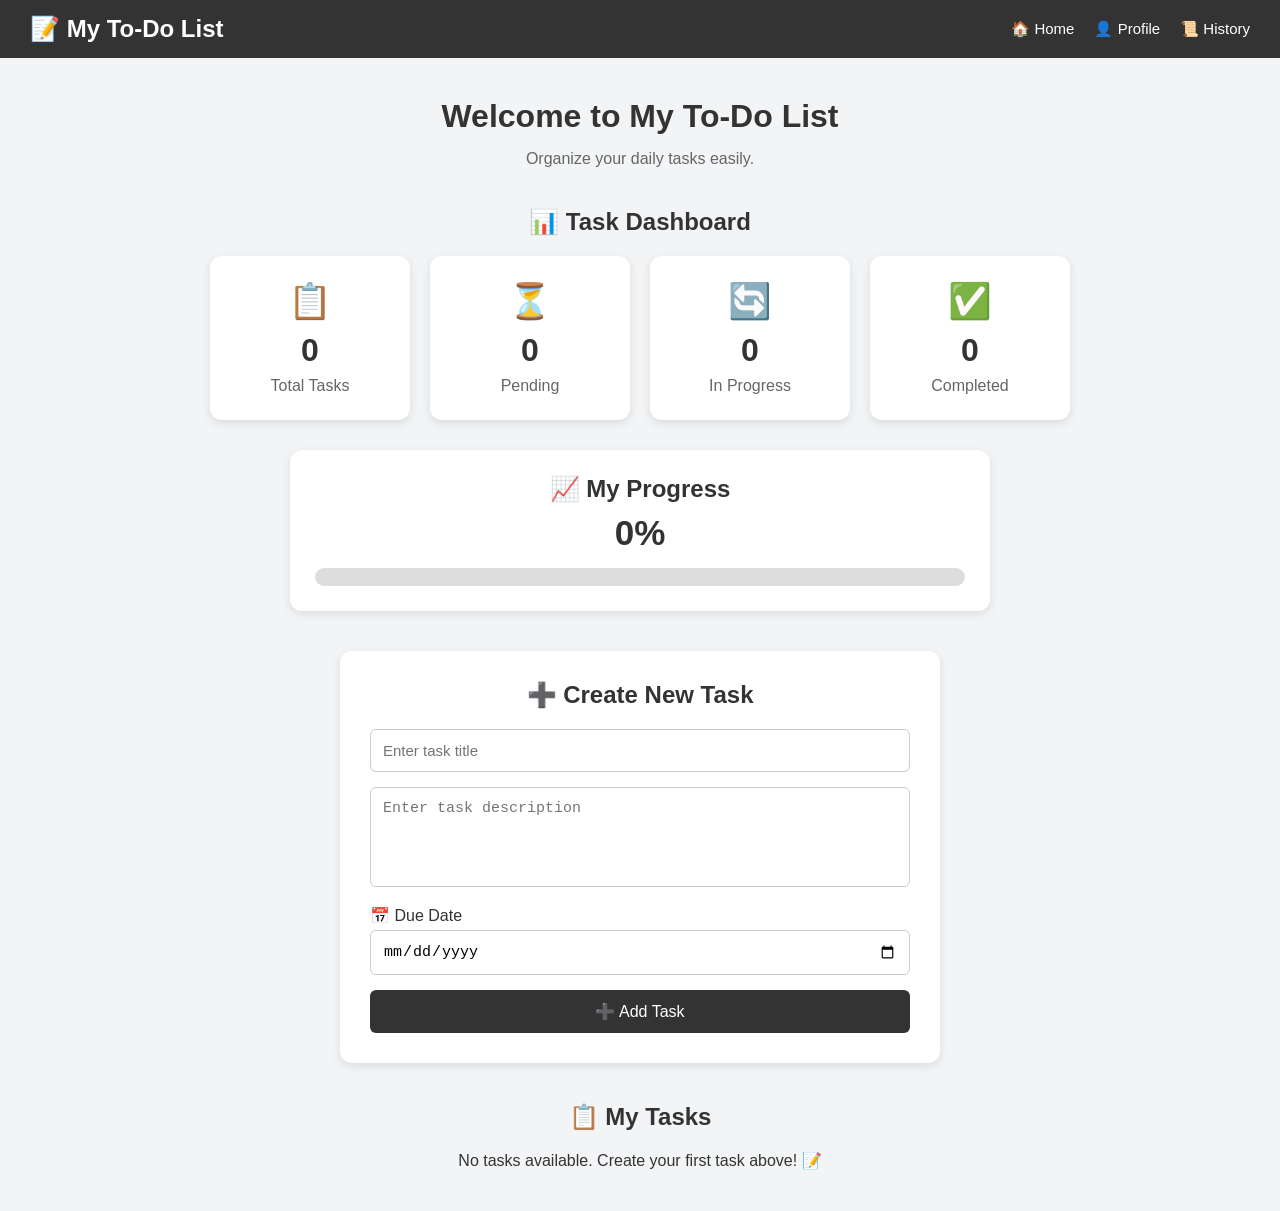
<file: index.html>
<!DOCTYPE html>
<html>

<head>


    <title>My To-Do List</title>

    <link rel="stylesheet" href="style.css">

</head>


<body>


    <!-- NAVIGATION -->

    <nav>

        <h2>📝 My To-Do List</h2>

        <div class="nav-links">

            <a href="index.html">🏠 Home</a>

            <a href="profile.html">👤 Profile</a>

            <a href="history.html">📜 History</a>

        </div>

    </nav>



    <!-- MAIN CONTENT -->

    <div class="container">


        <h1>Welcome to My To-Do List</h1>


        <p class="welcome-text">

            Organize your daily tasks easily.

        </p>



        <!-- DASHBOARD -->

        <h2 class="section-title">
            📊 Task Dashboard
        </h2>


        <div class="dashboard">


            <div class="dashboard-box">

                <div class="dashboard-icon">
                    📋
                </div>

                <h3 id="totalTasks">0</h3>

                <p>Total Tasks</p>

            </div>



            <div class="dashboard-box">

                <div class="dashboard-icon">
                    ⏳
                </div>

                <h3 id="pendingTasks">0</h3>

                <p>Pending</p>

            </div>



            <div class="dashboard-box">

                <div class="dashboard-icon">
                    🔄
                </div>

                <h3 id="progressTasks">0</h3>

                <p>In Progress</p>

            </div>



            <div class="dashboard-box">

                <div class="dashboard-icon">
                    ✅
                </div>

                <h3 id="completedTasks">0</h3>

                <p>Completed</p>

            </div>


        </div>



        <!-- PROGRESS -->

        <div class="progress-box">

            <h2>📈 My Progress</h2>

            <h3 id="progressPercentage">
                0%
            </h3>

            <div class="progress-bar">

                <div
                    id="progressBar"
                    class="progress-fill">
                </div>

            </div>

        </div>



        <!-- CREATE TASK -->

        <div class="create-task-box">

            <h2>➕ Create New Task</h2>


            <input
                type="text"
                id="taskTitle"
                placeholder="Enter task title"
            >


            <textarea
                id="taskDescription"
                placeholder="Enter task description"
            ></textarea>


            <label>
                📅 Due Date
            </label>


            <input
                type="date"
                id="taskDate"
            >


            <button onclick="createTask()">
                ➕ Add Task
            </button>

        </div>



        <!-- MY TASKS -->

        <h2 class="section-title">
            📋 My Tasks
        </h2>


        <ul id="homeTaskList"></ul>


    </div>


    <script src="script.js"></script>

</body>

</html>
</file>
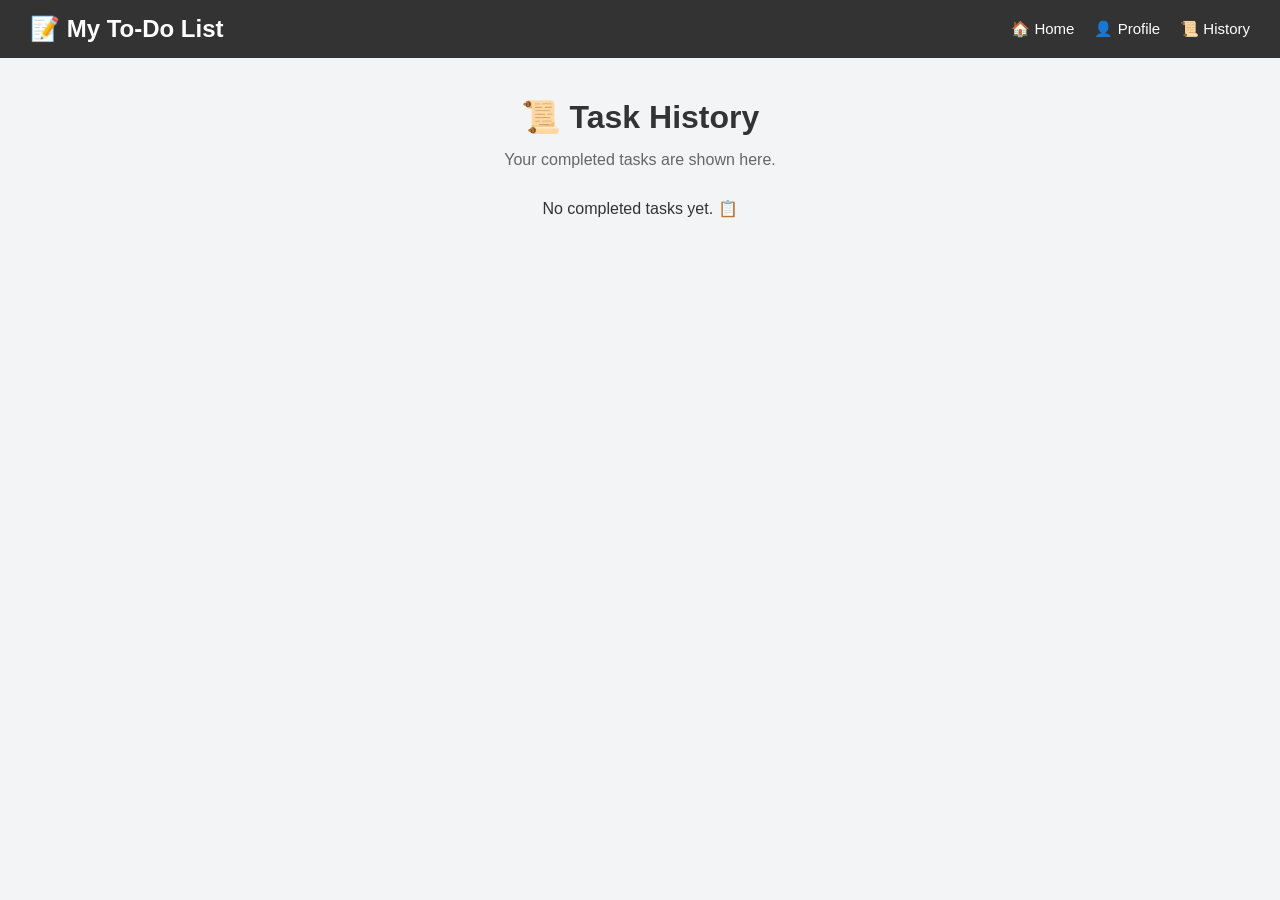
<file: history.html>
<!DOCTYPE html>
<html>

<head>

    <title>History - My To-Do List</title>

    <link rel="stylesheet" href="style.css">

</head>


<body>


    <nav>

        <h2>📝 My To-Do List</h2>


        <div class="nav-links">

            <a href="index.html">
                🏠 Home
            </a>


            <a href="profile.html">
                👤 Profile
            </a>


            <a href="history.html">
                📜 History
            </a>

        </div>

    </nav>



    <div class="container">


        <h1>📜 Task History</h1>


        <p class="welcome-text">

            Your completed tasks are shown here.

        </p>


        <ul id="historyList"></ul>


    </div>


    <script src="script.js"></script>

</body>

</html>
</file>
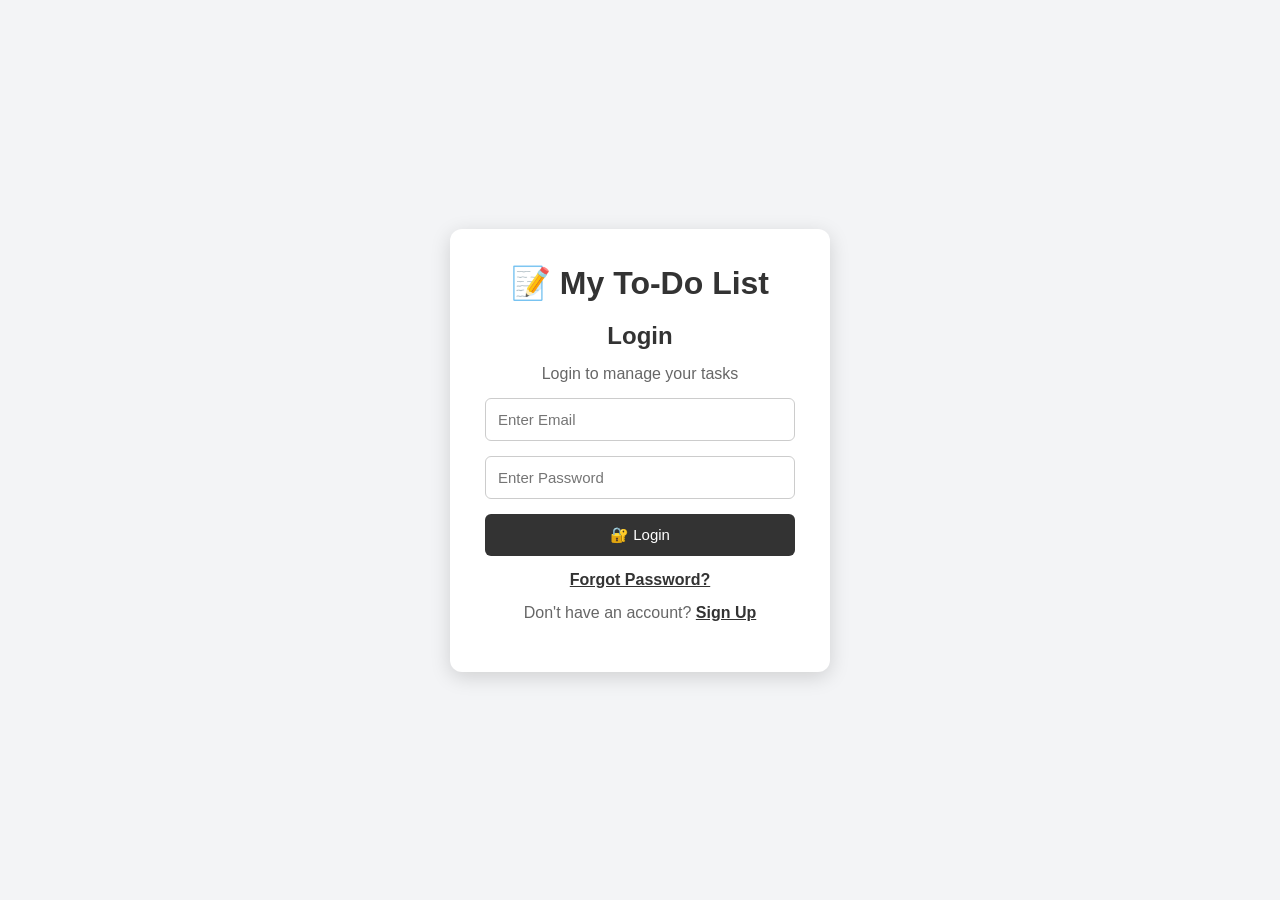
<file: login.html>
<!DOCTYPE html>
<html>

<head>


    <title>Login - My To-Do List</title>

    <link rel="stylesheet" href="style.css">

</head>


<body class="auth-body">


    <div class="auth-box">


        <h1>📝 My To-Do List</h1>


        <h2>Login</h2>


        <p>
            Login to manage your tasks
        </p>


        <input
            type="email"
            id="loginEmail"
            placeholder="Enter Email"
        >


        <input
            type="password"
            id="loginPassword"
            placeholder="Enter Password"
        >


        <button onclick="login()">
            🔐 Login
        </button>


        <p>

            <a
                href="#"
                onclick="forgotPassword()">
                Forgot Password?
            </a>

        </p>


        <p>

            Don't have an account?

            <a href="signup.html">
                Sign Up
            </a>

        </p>


    </div>


    <script src="script.js"></script>

</body>

</html>
</file>
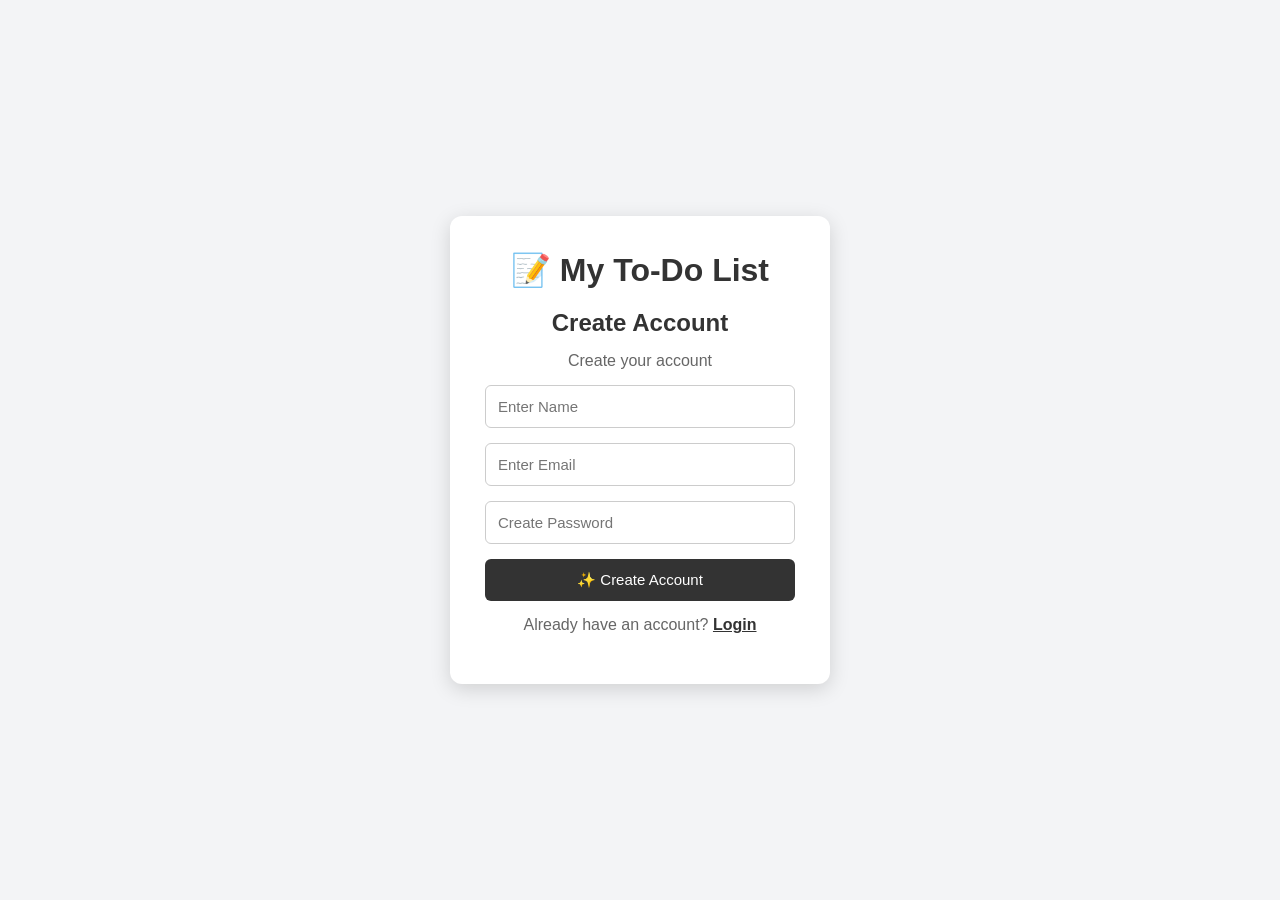
<file: profile.html>
<!DOCTYPE html>
<html>

<head>


    <title>Profile - My To-Do List</title>

    <link rel="stylesheet" href="style.css">

</head>


<body>


    <nav>

        <h2>📝 My To-Do List</h2>


        <div class="nav-links">

            <a href="index.html">
                🏠 Home
            </a>


            <a href="profile.html">
                👤 Profile
            </a>


            <a href="history.html">
                📜 History
            </a>

        </div>

    </nav>



    <div class="container">


        <div class="profile-box">


            <div class="profile-icon">
                👤
            </div>


            <h1>My Profile</h1>


            <p class="profile-text">

                Manage your account information

            </p>


            <label>
                Name
            </label>


            <input
                type="text"
                id="profileName"
                placeholder="Enter your name"
            >


            <label>
                Email
            </label>


            <input
                type="email"
                id="profileEmail"
                placeholder="Enter your email"
            >


            <button
                class="save-profile"
                onclick="updateProfile()">

                💾 Save Changes

            </button>


            <button
                class="logout-profile"
                onclick="logout()">

                🚪 Logout

            </button>


        </div>


    </div>


    <script src="script.js"></script>

</body>

</html>
</file>
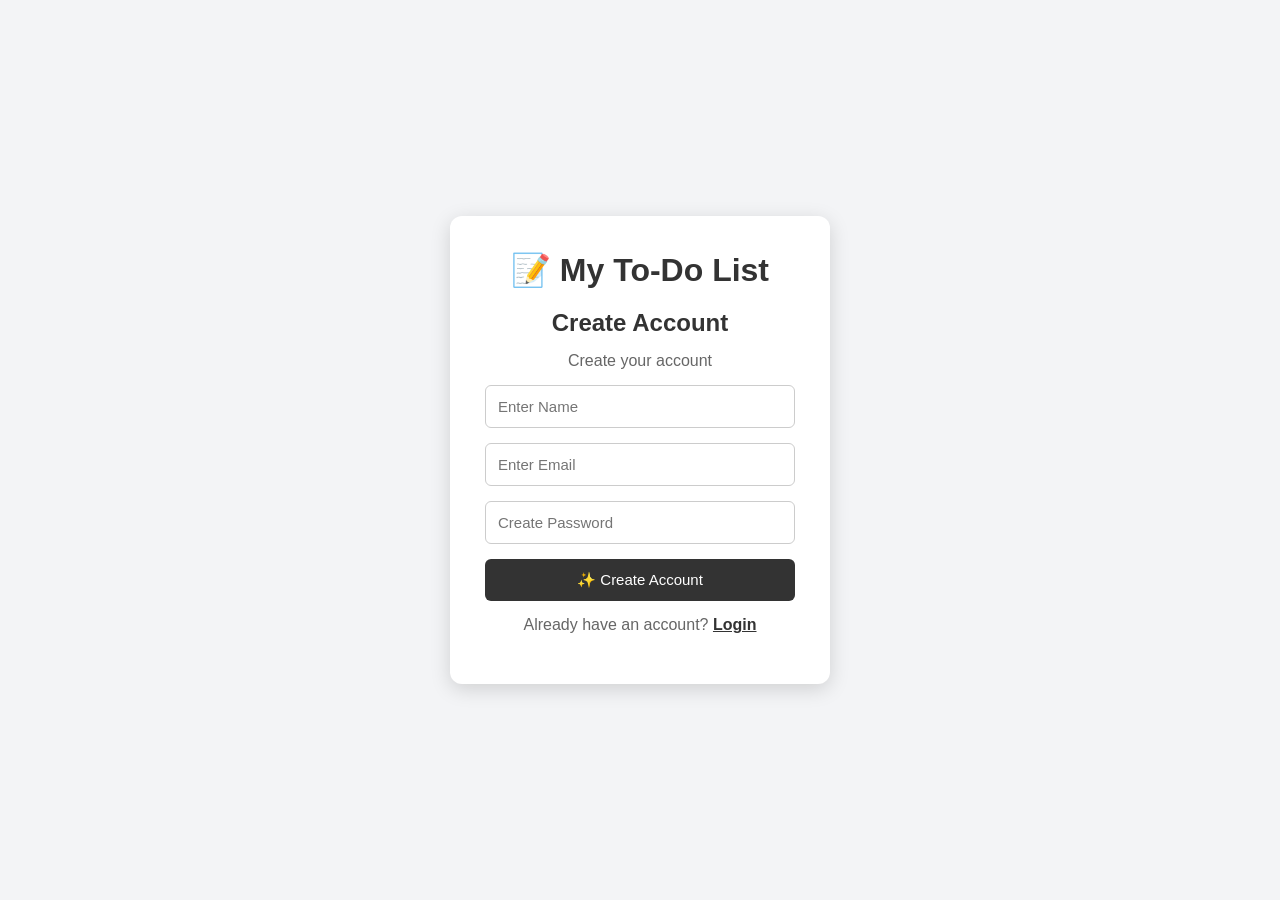
<file: signup.html>
<!DOCTYPE html>
<html>

<head>


    <title>Sign Up - My To-Do List</title>

    <link rel="stylesheet" href="style.css">

</head>


<body class="auth-body">


    <div class="auth-box">


        <h1>📝 My To-Do List</h1>


        <h2>Create Account</h2>


        <p>
            Create your account
        </p>


        <input
            type="text"
            id="signupName"
            placeholder="Enter Name"
        >


        <input
            type="email"
            id="signupEmail"
            placeholder="Enter Email"
        >


        <input
            type="password"
            id="signupPassword"
            placeholder="Create Password"
        >


        <button onclick="signup()">
            ✨ Create Account
        </button>


        <p>

            Already have an account?

            <a href="login.html">
                Login
            </a>

        </p>


    </div>


    <script src="script.js"></script>

</body>

</html>
</file>
<file: style.css>
/* ================================= */
/* GENERAL */
/* ================================= */

* {
    margin: 0;
    padding: 0;
    box-sizing: border-box;
}


body {

    font-family: Arial, sans-serif;

    background-color: #f3f4f6;

    color: #333;

}


/* ================================= */
/* NAVIGATION */
/* ================================= */

nav {

    background-color: #333;

    color: white;

    padding: 15px 30px;

    display: flex;

    justify-content: space-between;

    align-items: center;

}


nav h2 {

    margin: 0;

}


.nav-links {

    display: flex;

    align-items: center;

    gap: 20px;

}


.nav-links a {

    color: white;

    text-decoration: none;

    font-size: 15px;

}


.nav-links a:hover {

    color: #ddd;

}


/* ================================= */
/* CONTAINER */
/* ================================= */

.container {

    width: 90%;

    max-width: 1000px;

    margin: 40px auto;

    text-align: center;

}


.container h1 {

    margin-bottom: 15px;

}


.welcome-text {

    margin-bottom: 30px;

    color: #666;

}


/* ================================= */
/* SECTION TITLE */
/* ================================= */

.section-title {

    margin-top: 40px;

    margin-bottom: 20px;

}


/* ================================= */
/* DASHBOARD */
/* ================================= */

.dashboard {

    display: flex;

    justify-content: center;

    gap: 20px;

    flex-wrap: wrap;

}


.dashboard-box {

    background-color: white;

    width: 200px;

    padding: 25px 15px;

    border-radius: 12px;

    box-shadow:
        0 3px 10px rgba(0,0,0,0.1);

}


.dashboard-icon {

    font-size: 35px;

    margin-bottom: 10px;

}


.dashboard-box h3 {

    font-size: 32px;

    margin-bottom: 8px;

}


.dashboard-box p {

    color: #666;

}


/* ================================= */
/* PROGRESS */
/* ================================= */

.progress-box {

    background-color: white;

    max-width: 700px;

    margin: 30px auto;

    padding: 25px;

    border-radius: 12px;

    box-shadow:
        0 3px 10px rgba(0,0,0,0.1);

}


.progress-box h2 {

    margin-bottom: 10px;

}


.progress-box h3 {

    font-size: 35px;

    margin-bottom: 15px;

}


.progress-bar {

    width: 100%;

    height: 18px;

    background-color: #ddd;

    border-radius: 20px;

    overflow: hidden;

}


.progress-fill {

    width: 0%;

    height: 100%;

    background-color: #333;

    transition: width 0.4s ease;

}


/* ================================= */
/* CREATE TASK */
/* ================================= */

.create-task-box {

    max-width: 600px;

    margin: 40px auto;

    background-color: white;

    padding: 30px;

    border-radius: 12px;

    box-shadow:
        0 3px 10px rgba(0,0,0,0.1);

}


.create-task-box h2 {

    margin-bottom: 20px;

}


.create-task-box input,

.create-task-box textarea {

    width: 100%;

    padding: 12px;

    margin-bottom: 15px;

    border: 1px solid #ccc;

    border-radius: 6px;

    font-size: 15px;

}


.create-task-box textarea {

    height: 100px;

    resize: none;

}


.create-task-box label {

    display: block;

    text-align: left;

    margin-bottom: 5px;

}


.create-task-box button {

    width: 100%;

    padding: 12px;

    border: none;

    border-radius: 6px;

    background-color: #333;

    color: white;

    cursor: pointer;

    font-size: 16px;

}


.create-task-box button:hover {

    background-color: #555;

}


/* ================================= */
/* TASK LIST */
/* ================================= */

ul {

    list-style: none;

    padding: 0;

}


.task {

    background-color: white;

    padding: 20px;

    margin-bottom: 15px;

    border-radius: 10px;

    box-shadow:
        0 2px 8px rgba(0,0,0,0.1);

    text-align: left;

}


.task h3 {

    margin-bottom: 10px;

}


.task p {

    margin-bottom: 8px;

    color: #666;

}


.task button {

    padding: 8px 12px;

    border: none;

    border-radius: 5px;

    color: white;

    cursor: pointer;

    margin-right: 5px;

}


.complete {

    background-color: #198754;

}


.delete {

    background-color: #d9534f;

}


/* ================================= */
/* LOGIN / SIGNUP */
/* ================================= */

.auth-body {

    display: flex;

    justify-content: center;

    align-items: center;

    min-height: 100vh;

}


.auth-box {

    width: 380px;

    max-width: 90%;

    background-color: white;

    padding: 35px;

    border-radius: 12px;

    box-shadow:
        0 5px 20px rgba(0,0,0,0.15);

    text-align: center;

}


.auth-box h1 {

    margin-bottom: 20px;

}


.auth-box h2 {

    margin-bottom: 10px;

}


.auth-box p {

    margin: 15px 0;

    color: #666;

}


.auth-box input {

    width: 100%;

    padding: 12px;

    margin-bottom: 15px;

    border: 1px solid #ccc;

    border-radius: 6px;

    font-size: 15px;

}


.auth-box button {

    width: 100%;

    padding: 12px;

    border: none;

    border-radius: 6px;

    background-color: #333;

    color: white;

    cursor: pointer;

    font-size: 15px;

}


.auth-box button:hover {

    background-color: #555;

}


.auth-box a {

    color: #333;

    font-weight: bold;

}


/* ================================= */
/* PROFILE */
/* ================================= */

.profile-box {

    width: 450px;

    max-width: 100%;

    margin: auto;

    background-color: white;

    padding: 35px;

    border-radius: 12px;

    box-shadow:
        0 5px 15px rgba(0,0,0,0.1);

    text-align: center;

}


.profile-icon {

    width: 90px;

    height: 90px;

    margin: 0 auto 15px;

    background-color: #333;

    color: white;

    border-radius: 50%;

    display: flex;

    justify-content: center;

    align-items: center;

    font-size: 40px;

}


.profile-box h1 {

    margin-bottom: 8px;

}


.profile-text {

    color: #777;

    margin-bottom: 25px;

}


.profile-box label {

    display: block;

    text-align: left;

    margin-bottom: 5px;

    font-weight: bold;

}


.profile-box input {

    width: 100%;

    padding: 12px;

    margin-bottom: 18px;

    border: 1px solid #ccc;

    border-radius: 5px;

    font-size: 15px;

}


.save-profile {

    width: 100%;

    padding: 12px;

    border: none;

    border-radius: 5px;

    background-color: #333;

    color: white;

    cursor: pointer;

    margin-bottom: 10px;

}


.logout-profile {

    width: 100%;

    padding: 12px;

    border: none;

    border-radius: 5px;

    background-color: #d9534f;

    color: white;

    cursor: pointer;

}


/* ================================= */
/* MOBILE */
/* ================================= */

@media (max-width: 600px) {

    nav {

        flex-direction: column;

        gap: 15px;

        text-align: center;

    }


    .nav-links {

        gap: 12px;

        flex-wrap: wrap;

        justify-content: center;

    }


    .dashboard-box {

        width: 45%;

    }


    .container {

        width: 95%;

    }

}
</file>
